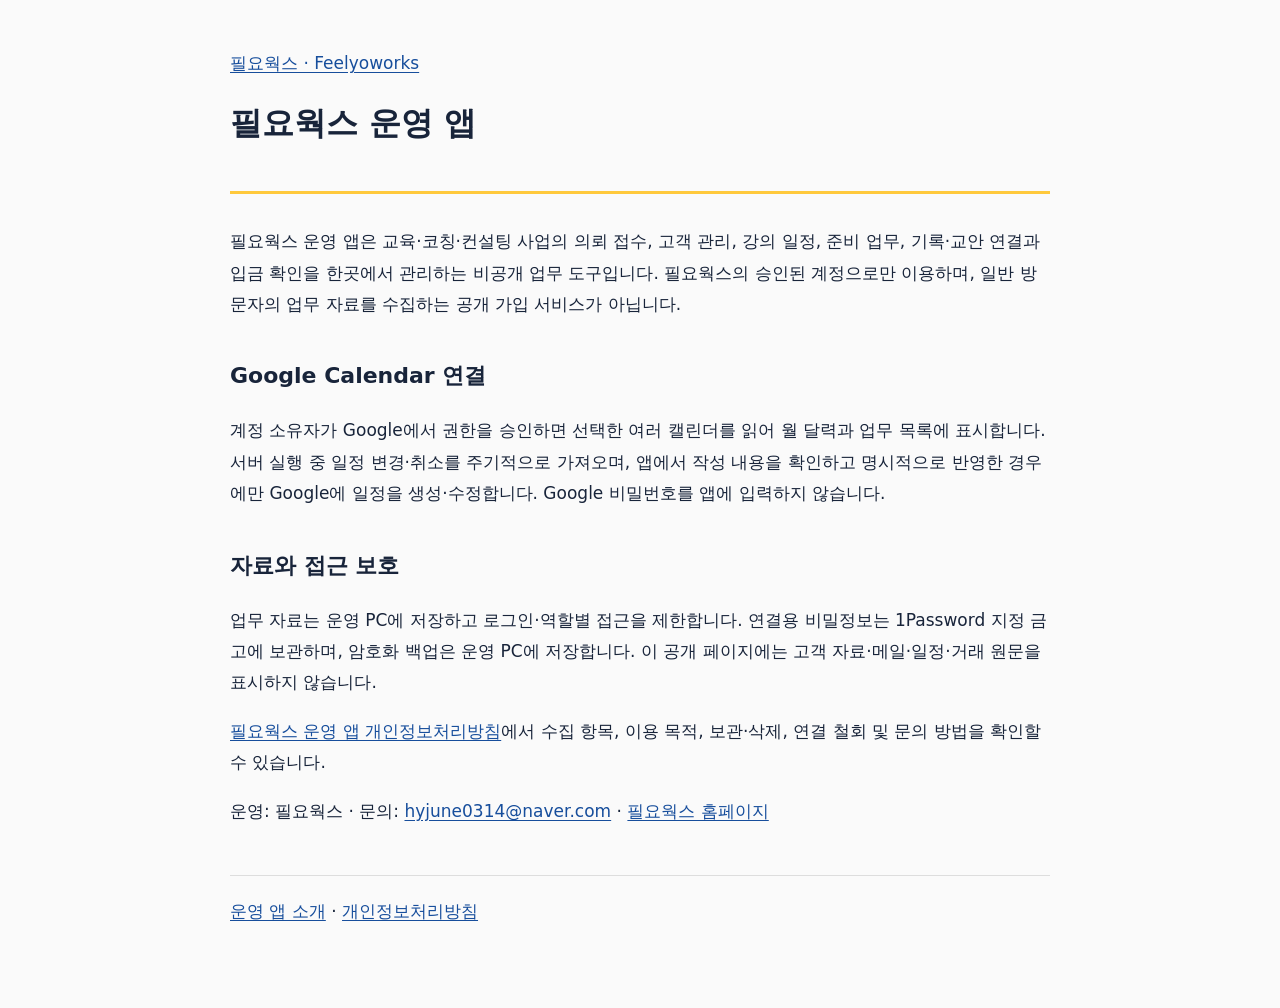
<file: operations/index.html>
<!doctype html><html lang="ko"><head><meta charset="utf-8"><meta name="viewport" content="width=device-width,initial-scale=1"><meta name="robots" content="noindex,follow"><title>필요웍스 운영 앱 | 필요웍스</title><style>body{margin:0;background:#fafafa;color:#18243a;font:17px/1.85 system-ui,sans-serif}main{max-width:820px;margin:0 auto;padding:48px 24px 80px}header{border-bottom:3px solid #ffc93c;padding-bottom:24px;margin-bottom:32px}h1{font-size:32px;line-height:1.4}h2{font-size:22px;margin-top:36px}a{color:#174e9c;text-underline-offset:3px}p{overflow-wrap:anywhere}footer{margin-top:48px;border-top:1px solid #ddd;padding-top:20px}a:focus-visible{outline:3px solid #2563eb;outline-offset:3px}</style></head><body><main><header><a href="/">필요웍스 · Feelyoworks</a><h1>필요웍스 운영 앱</h1></header><!-- wp:paragraph --><p>필요웍스 운영 앱은 교육·코칭·컨설팅 사업의 의뢰 접수, 고객 관리, 강의 일정, 준비 업무, 기록·교안 연결과 입금 확인을 한곳에서 관리하는 비공개 업무 도구입니다. 필요웍스의 승인된 계정으로만 이용하며, 일반 방문자의 업무 자료를 수집하는 공개 가입 서비스가 아닙니다.</p><!-- /wp:paragraph -->
<!-- wp:heading --><h2 class="wp-block-heading">Google Calendar 연결</h2><!-- /wp:heading -->
<!-- wp:paragraph --><p>계정 소유자가 Google에서 권한을 승인하면 선택한 여러 캘린더를 읽어 월 달력과 업무 목록에 표시합니다. 서버 실행 중 일정 변경·취소를 주기적으로 가져오며, 앱에서 작성 내용을 확인하고 명시적으로 반영한 경우에만 Google에 일정을 생성·수정합니다. Google 비밀번호를 앱에 입력하지 않습니다.</p><!-- /wp:paragraph -->
<!-- wp:heading --><h2 class="wp-block-heading">자료와 접근 보호</h2><!-- /wp:heading -->
<!-- wp:paragraph --><p>업무 자료는 운영 PC에 저장하고 로그인·역할별 접근을 제한합니다. 연결용 비밀정보는 1Password 지정 금고에 보관하며, 암호화 백업은 운영 PC에 저장합니다. 이 공개 페이지에는 고객 자료·메일·일정·거래 원문을 표시하지 않습니다.</p><!-- /wp:paragraph -->
<!-- wp:paragraph --><p><a href="https://feelyoworks.com/operations/privacy/">필요웍스 운영 앱 개인정보처리방침</a>에서 수집 항목, 이용 목적, 보관·삭제, 연결 철회 및 문의 방법을 확인할 수 있습니다.</p><!-- /wp:paragraph -->
<!-- wp:paragraph --><p>운영: 필요웍스 · 문의: <a href="mailto:hyjune0314@naver.com">hyjune0314@naver.com</a> · <a href="https://feelyoworks.com/">필요웍스 홈페이지</a></p><!-- /wp:paragraph --><footer><a href="/operations/">운영 앱 소개</a> · <a href="/operations/privacy/">개인정보처리방침</a></footer></main></body></html>
</file>
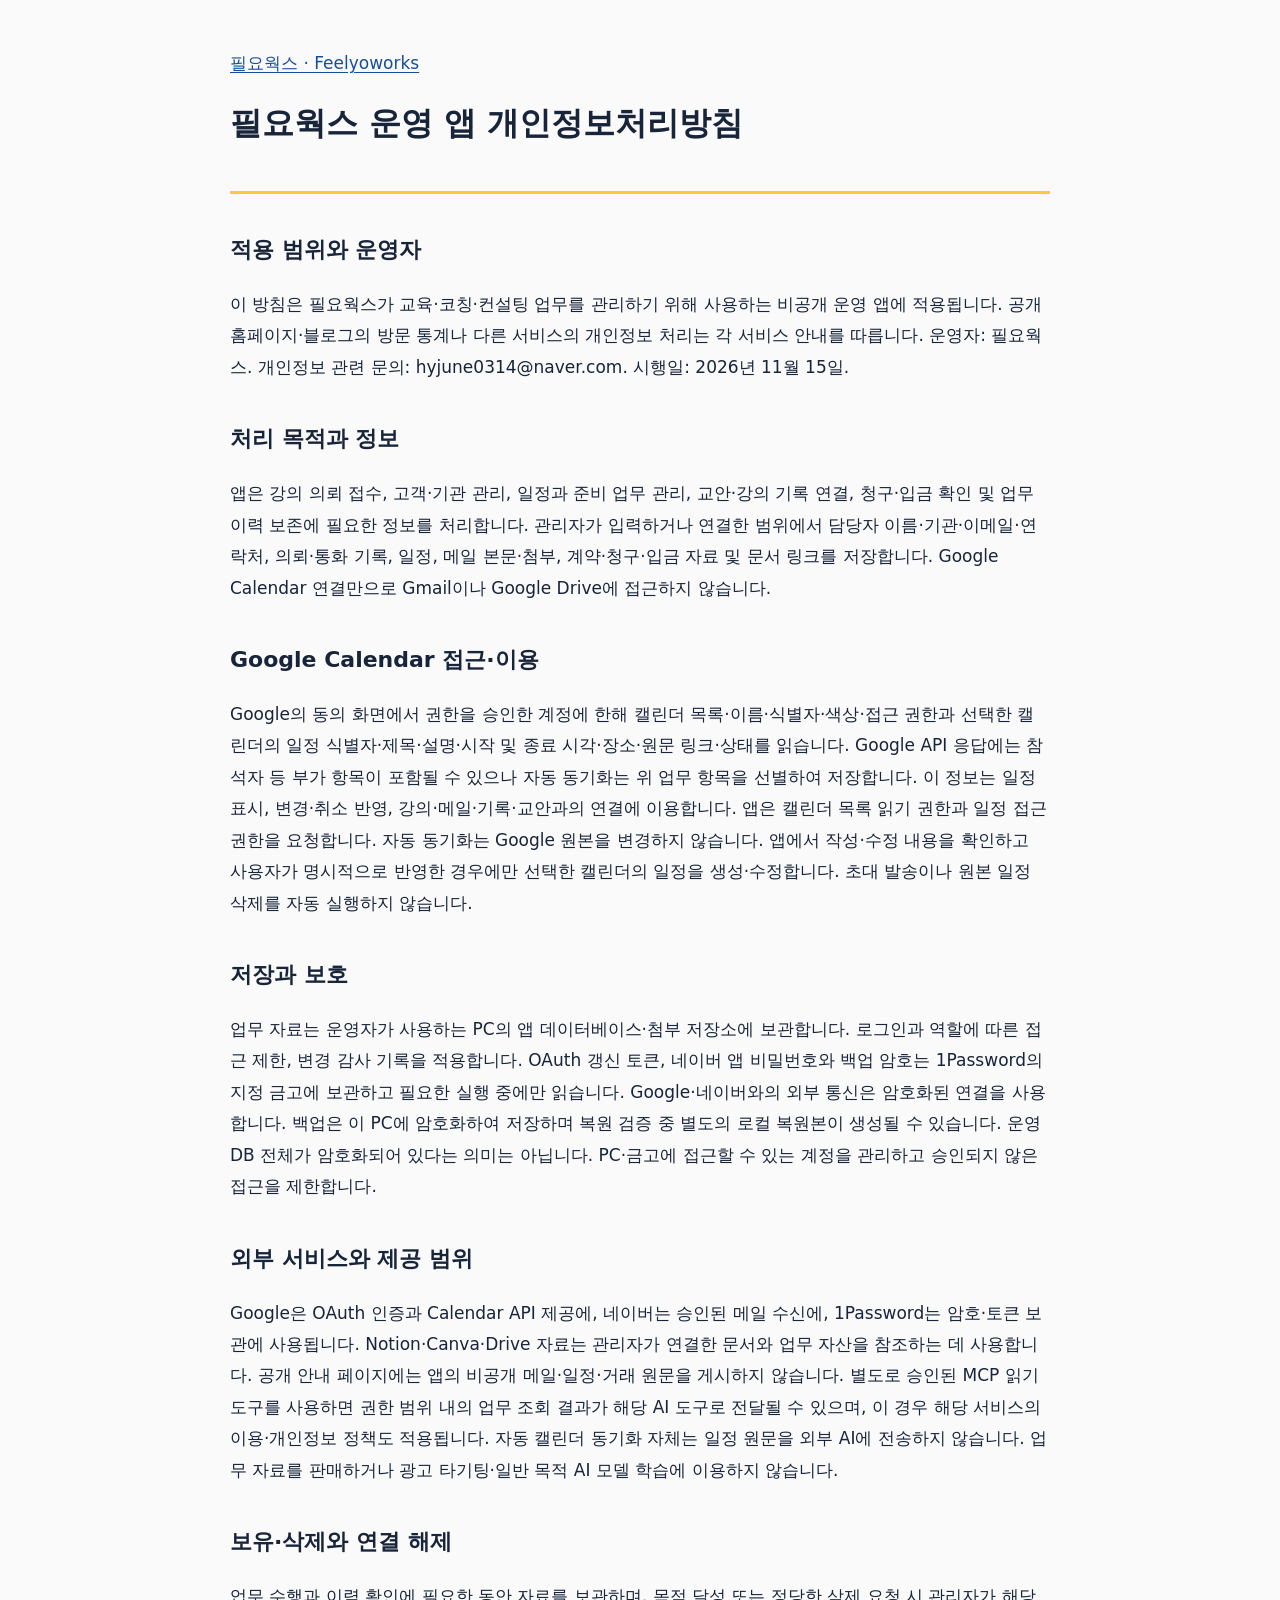
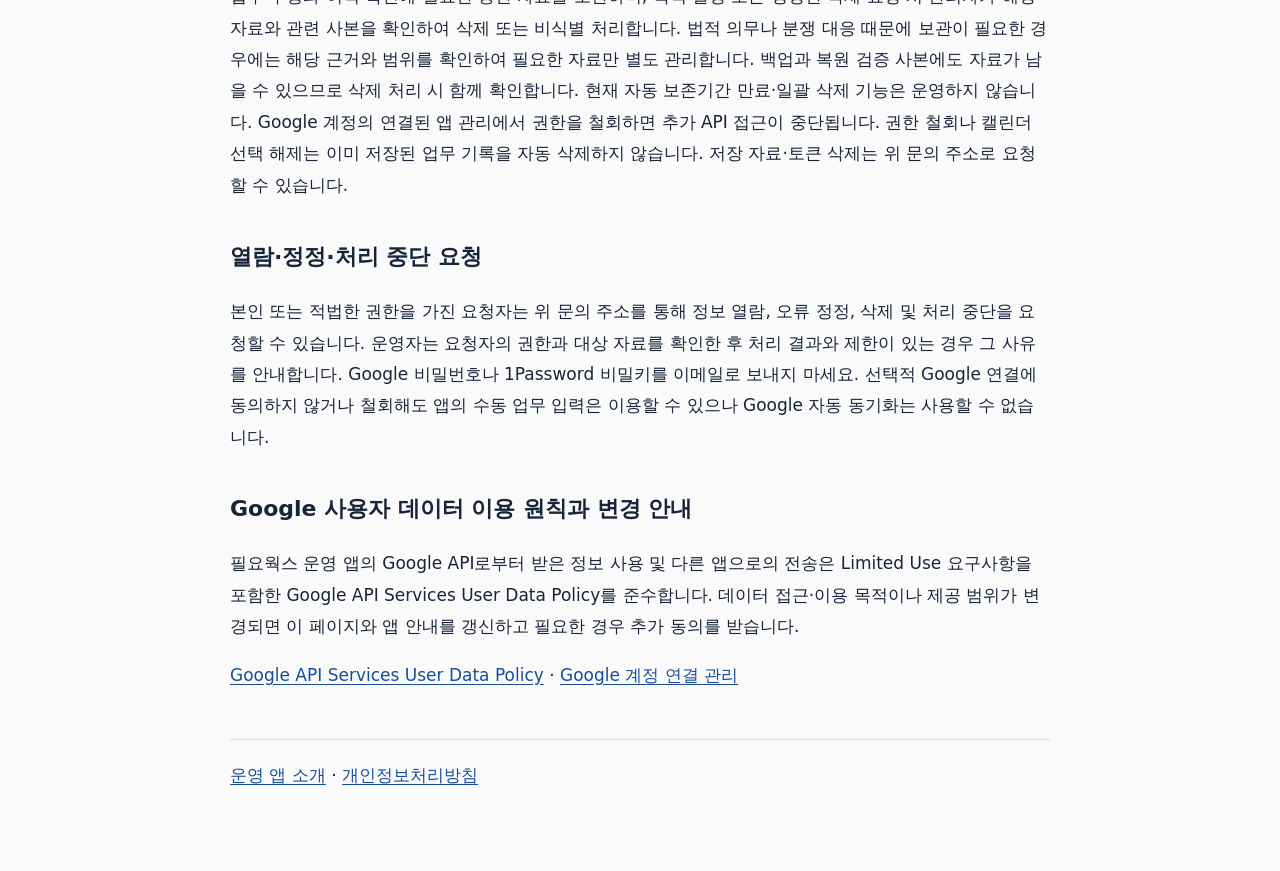
<file: operations/privacy/index.html>
<!doctype html><html lang="ko"><head><meta charset="utf-8"><meta name="viewport" content="width=device-width,initial-scale=1"><meta name="robots" content="noindex,follow"><title>필요웍스 운영 앱 개인정보처리방침 | 필요웍스</title><style>body{margin:0;background:#fafafa;color:#18243a;font:17px/1.85 system-ui,sans-serif}main{max-width:820px;margin:0 auto;padding:48px 24px 80px}header{border-bottom:3px solid #ffc93c;padding-bottom:24px;margin-bottom:32px}h1{font-size:32px;line-height:1.4}h2{font-size:22px;margin-top:36px}a{color:#174e9c;text-underline-offset:3px}p{overflow-wrap:anywhere}footer{margin-top:48px;border-top:1px solid #ddd;padding-top:20px}a:focus-visible{outline:3px solid #2563eb;outline-offset:3px}</style></head><body><main><header><a href="/">필요웍스 · Feelyoworks</a><h1>필요웍스 운영 앱 개인정보처리방침</h1></header><!-- wp:heading --><h2 class="wp-block-heading">적용 범위와 운영자</h2><!-- /wp:heading -->
<!-- wp:paragraph --><p>이 방침은 필요웍스가 교육·코칭·컨설팅 업무를 관리하기 위해 사용하는 비공개 운영 앱에 적용됩니다. 공개 홈페이지·블로그의 방문 통계나 다른 서비스의 개인정보 처리는 각 서비스 안내를 따릅니다. 운영자: 필요웍스. 개인정보 관련 문의: hyjune0314@naver.com. 시행일: 2026년 11월 15일.</p><!-- /wp:paragraph -->
<!-- wp:heading --><h2 class="wp-block-heading">처리 목적과 정보</h2><!-- /wp:heading -->
<!-- wp:paragraph --><p>앱은 강의 의뢰 접수, 고객·기관 관리, 일정과 준비 업무 관리, 교안·강의 기록 연결, 청구·입금 확인 및 업무 이력 보존에 필요한 정보를 처리합니다. 관리자가 입력하거나 연결한 범위에서 담당자 이름·기관·이메일·연락처, 의뢰·통화 기록, 일정, 메일 본문·첨부, 계약·청구·입금 자료 및 문서 링크를 저장합니다. Google Calendar 연결만으로 Gmail이나 Google Drive에 접근하지 않습니다.</p><!-- /wp:paragraph -->
<!-- wp:heading --><h2 class="wp-block-heading">Google Calendar 접근·이용</h2><!-- /wp:heading -->
<!-- wp:paragraph --><p>Google의 동의 화면에서 권한을 승인한 계정에 한해 캘린더 목록·이름·식별자·색상·접근 권한과 선택한 캘린더의 일정 식별자·제목·설명·시작 및 종료 시각·장소·원문 링크·상태를 읽습니다. Google API 응답에는 참석자 등 부가 항목이 포함될 수 있으나 자동 동기화는 위 업무 항목을 선별하여 저장합니다. 이 정보는 일정 표시, 변경·취소 반영, 강의·메일·기록·교안과의 연결에 이용합니다. 앱은 캘린더 목록 읽기 권한과 일정 접근 권한을 요청합니다. 자동 동기화는 Google 원본을 변경하지 않습니다. 앱에서 작성·수정 내용을 확인하고 사용자가 명시적으로 반영한 경우에만 선택한 캘린더의 일정을 생성·수정합니다. 초대 발송이나 원본 일정 삭제를 자동 실행하지 않습니다.</p><!-- /wp:paragraph -->
<!-- wp:heading --><h2 class="wp-block-heading">저장과 보호</h2><!-- /wp:heading -->
<!-- wp:paragraph --><p>업무 자료는 운영자가 사용하는 PC의 앱 데이터베이스·첨부 저장소에 보관합니다. 로그인과 역할에 따른 접근 제한, 변경 감사 기록을 적용합니다. OAuth 갱신 토큰, 네이버 앱 비밀번호와 백업 암호는 1Password의 지정 금고에 보관하고 필요한 실행 중에만 읽습니다. Google·네이버와의 외부 통신은 암호화된 연결을 사용합니다. 백업은 이 PC에 암호화하여 저장하며 복원 검증 중 별도의 로컬 복원본이 생성될 수 있습니다. 운영 DB 전체가 암호화되어 있다는 의미는 아닙니다. PC·금고에 접근할 수 있는 계정을 관리하고 승인되지 않은 접근을 제한합니다.</p><!-- /wp:paragraph -->
<!-- wp:heading --><h2 class="wp-block-heading">외부 서비스와 제공 범위</h2><!-- /wp:heading -->
<!-- wp:paragraph --><p>Google은 OAuth 인증과 Calendar API 제공에, 네이버는 승인된 메일 수신에, 1Password는 암호·토큰 보관에 사용됩니다. Notion·Canva·Drive 자료는 관리자가 연결한 문서와 업무 자산을 참조하는 데 사용합니다. 공개 안내 페이지에는 앱의 비공개 메일·일정·거래 원문을 게시하지 않습니다. 별도로 승인된 MCP 읽기 도구를 사용하면 권한 범위 내의 업무 조회 결과가 해당 AI 도구로 전달될 수 있으며, 이 경우 해당 서비스의 이용·개인정보 정책도 적용됩니다. 자동 캘린더 동기화 자체는 일정 원문을 외부 AI에 전송하지 않습니다. 업무 자료를 판매하거나 광고 타기팅·일반 목적 AI 모델 학습에 이용하지 않습니다.</p><!-- /wp:paragraph -->
<!-- wp:heading --><h2 class="wp-block-heading">보유·삭제와 연결 해제</h2><!-- /wp:heading -->
<!-- wp:paragraph --><p>업무 수행과 이력 확인에 필요한 동안 자료를 보관하며, 목적 달성 또는 정당한 삭제 요청 시 관리자가 해당 자료와 관련 사본을 확인하여 삭제 또는 비식별 처리합니다. 법적 의무나 분쟁 대응 때문에 보관이 필요한 경우에는 해당 근거와 범위를 확인하여 필요한 자료만 별도 관리합니다. 백업과 복원 검증 사본에도 자료가 남을 수 있으므로 삭제 처리 시 함께 확인합니다. 현재 자동 보존기간 만료·일괄 삭제 기능은 운영하지 않습니다. Google 계정의 연결된 앱 관리에서 권한을 철회하면 추가 API 접근이 중단됩니다. 권한 철회나 캘린더 선택 해제는 이미 저장된 업무 기록을 자동 삭제하지 않습니다. 저장 자료·토큰 삭제는 위 문의 주소로 요청할 수 있습니다.</p><!-- /wp:paragraph -->
<!-- wp:heading --><h2 class="wp-block-heading">열람·정정·처리 중단 요청</h2><!-- /wp:heading -->
<!-- wp:paragraph --><p>본인 또는 적법한 권한을 가진 요청자는 위 문의 주소를 통해 정보 열람, 오류 정정, 삭제 및 처리 중단을 요청할 수 있습니다. 운영자는 요청자의 권한과 대상 자료를 확인한 후 처리 결과와 제한이 있는 경우 그 사유를 안내합니다. Google 비밀번호나 1Password 비밀키를 이메일로 보내지 마세요. 선택적 Google 연결에 동의하지 않거나 철회해도 앱의 수동 업무 입력은 이용할 수 있으나 Google 자동 동기화는 사용할 수 없습니다.</p><!-- /wp:paragraph -->
<!-- wp:heading --><h2 class="wp-block-heading">Google 사용자 데이터 이용 원칙과 변경 안내</h2><!-- /wp:heading -->
<!-- wp:paragraph --><p>필요웍스 운영 앱의 Google API로부터 받은 정보 사용 및 다른 앱으로의 전송은 Limited Use 요구사항을 포함한 Google API Services User Data Policy를 준수합니다. 데이터 접근·이용 목적이나 제공 범위가 변경되면 이 페이지와 앱 안내를 갱신하고 필요한 경우 추가 동의를 받습니다.</p><!-- /wp:paragraph -->
<!-- wp:paragraph --><p><a href="https://developers.google.com/terms/api-services-user-data-policy">Google API Services User Data Policy</a> · <a href="https://myaccount.google.com/connections">Google 계정 연결 관리</a></p><!-- /wp:paragraph --><footer><a href="/operations/">운영 앱 소개</a> · <a href="/operations/privacy/">개인정보처리방침</a></footer></main></body></html>
</file>
